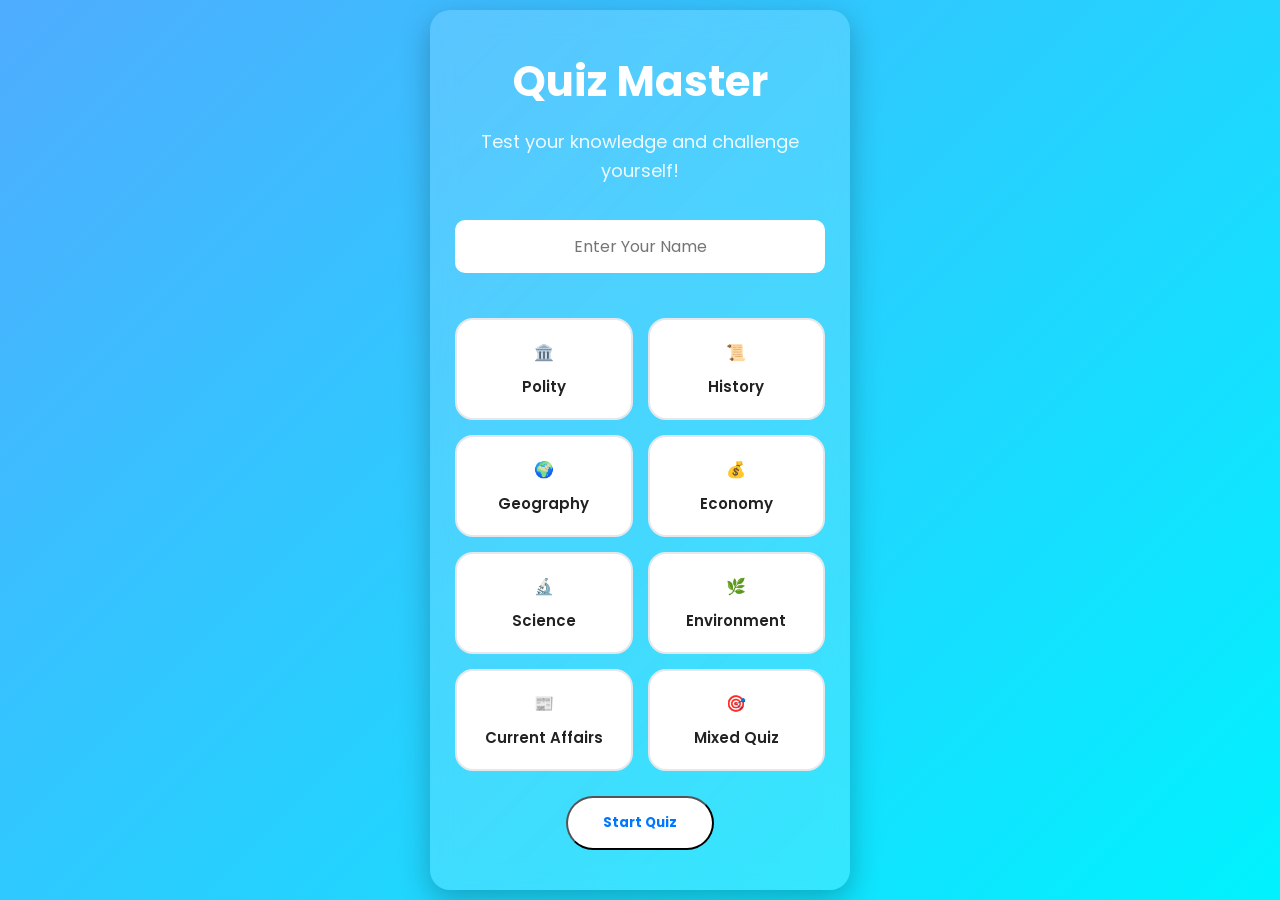
<file: index.html>
<!DOCTYPE html>
<html lang="en">
<head>
<meta charset="UTF-8">
<meta name="viewport" content="width=device-width, initial-scale=1.0">
<title>Quiz Master</title>

<link rel="stylesheet" href="style.css">

<link href="https://fonts.googleapis.com/css2?family=Poppins:wght@300;500;700&display=swap" rel="stylesheet">

</head>

<body>

<div class="container">

<h1>Quiz Master</h1>

<p class="tagline">
Test your knowledge and challenge yourself!
</p>
<input
    type="text"
    id="username"
    placeholder="Enter Your Name"
    maxlength="20">
    <div class="category-grid">

    <div class="category-card" data-category="polity">🏛️<span>Polity</span></div>

    <div class="category-card" data-category="history">📜<span>History</span></div>

    <div class="category-card" data-category="geography">🌍<span>Geography</span></div>

    <div class="category-card" data-category="economy">💰<span>Economy</span></div>

    <div class="category-card" data-category="science">🔬<span>Science</span></div>

    <div class="category-card" data-category="environment">🌿<span>Environment</span></div>

    <div class="category-card" data-category="current">📰<span>Current Affairs</span></div>

    <div class="category-card" data-category="mixed">🎯<span>Mixed Quiz</span></div>

    </div>
<button class="start-btn" onclick="startQuiz()">
    Start Quiz
</button>

</div>
<script src="index.js"></script>

</body>
</html>
</file>
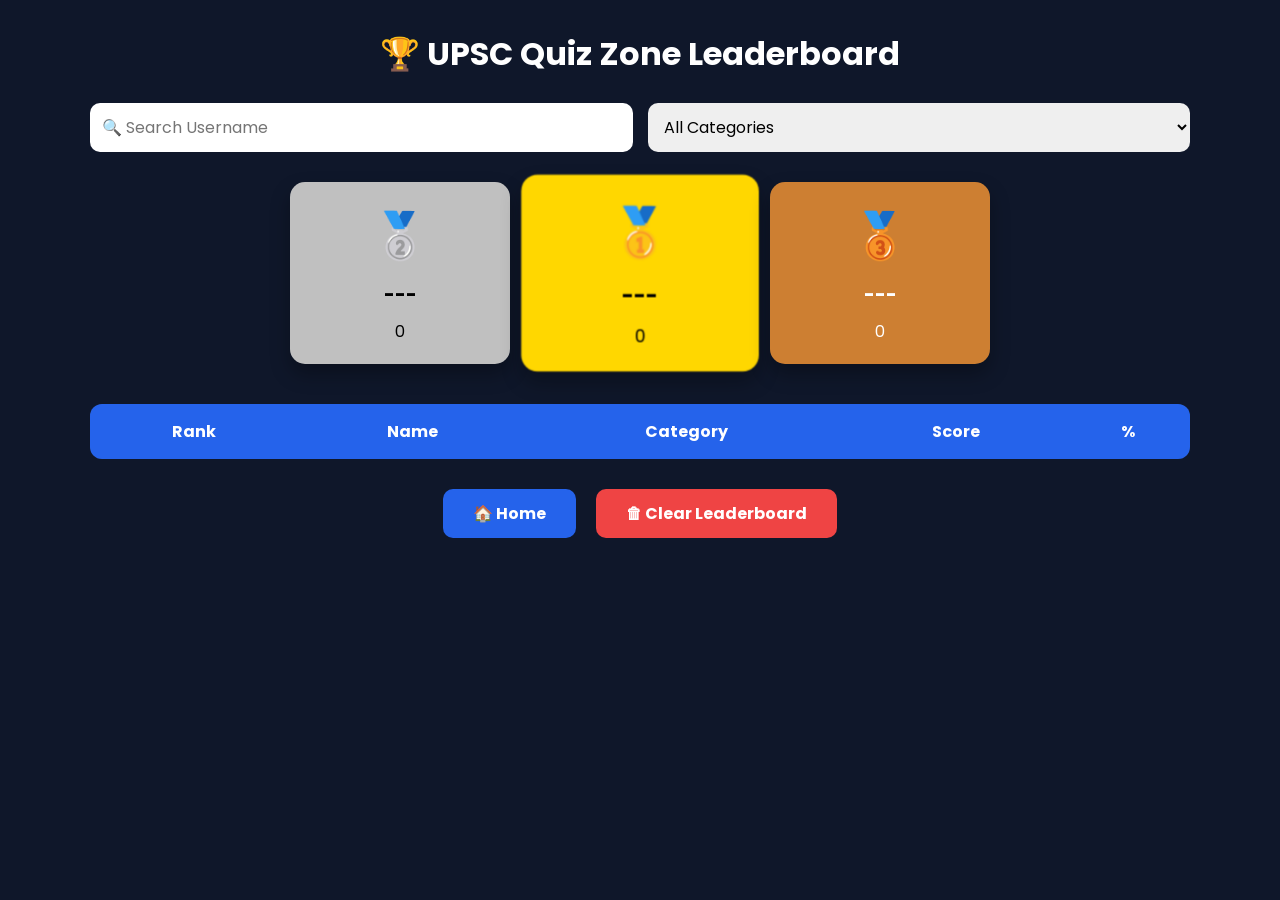
<file: leaderboard.html>
<!DOCTYPE html>
<html lang="en">
<head>
    <meta charset="UTF-8">
    <meta name="viewport" content="width=device-width, initial-scale=1.0">
    <title>Leaderboard | UPSC Quiz Zone</title>

    <link rel="stylesheet" href="leaderboard.css">
    <link href="https://fonts.googleapis.com/css2?family=Poppins:wght@300;400;500;600;700&display=swap" rel="stylesheet">
</head>
<body>

<div class="container">

    <h1>🏆 UPSC Quiz Zone Leaderboard</h1>

    <div class="top-buttons">

        <input
            type="text"
            id="search"
            placeholder="🔍 Search Username">

        <select id="filter">

            <option value="All">All Categories</option>
            <option value="polity">Polity</option>
            <option value="history">History</option>
            <option value="geography">Geography</option>
            <option value="economy">Economy</option>
            <option value="science">Science</option>
            <option value="environment">Environment</option>
            <option value="current">Current Affairs</option>
            <option value="mixed">Mixed</option>

        </select>

    </div>

    <!-- Top 3 -->

    <div class="top3">

        <div class="card silver">
            <h2>🥈</h2>
            <h3 id="second-name">---</h3>
            <p id="second-score">0</p>
        </div>

        <div class="card gold">
            <h2>🥇</h2>
            <h3 id="first-name">---</h3>
            <p id="first-score">0</p>
        </div>

        <div class="card bronze">
            <h2>🥉</h2>
            <h3 id="third-name">---</h3>
            <p id="third-score">0</p>
        </div>

    </div>

    <!-- Table -->

    <table>

        <thead>

        <tr>

            <th>Rank</th>
            <th>Name</th>
            <th>Category</th>
            <th>Score</th>
            <th>%</th>

        </tr>

        </thead>

        <tbody id="leaderboard-body">

        </tbody>

    </table>

    <div class="buttons">

        <button onclick="location.href='index.html'">
            🏠 Home
        </button>

        <button id="clearBtn">
            🗑 Clear Leaderboard
        </button>

    </div>

</div>

<script src="leaderboard.js"></script>

</body>
</html>
</file>
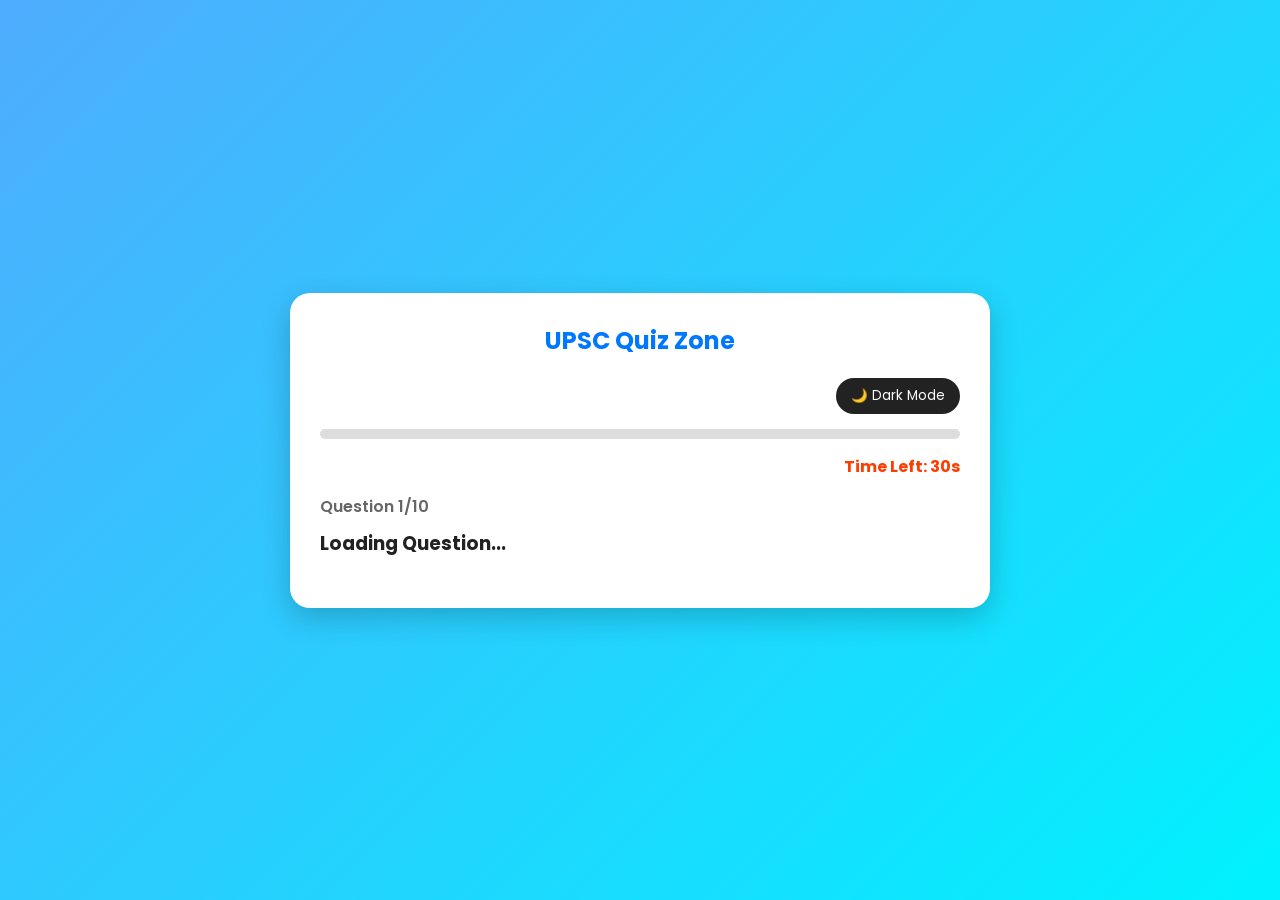
<file: quiz.html>
<!DOCTYPE html>
<html lang="en">
<head>
<meta charset="UTF-8">
<meta name="viewport" content="width=device-width, initial-scale=1.0">
<title>UPSC Quiz Zone</title>

<link rel="stylesheet" href="style.css">
<link href="https://fonts.googleapis.com/css2?family=Poppins:wght@300;400;500;600;700&display=swap" rel="stylesheet">

</head>
<body>

<div class="quiz-container">

    <h2>UPSC Quiz Zone</h2>
    <button id="theme-toggle">🌙 Dark Mode</button>
<div class="progress">
    <div id="progress-bar"></div>
</div>

<div id="timer">Time Left: 30s</div>
    <div id="question-number">Question 1/10</div>
<h3 id="welcome-user"></h3>
    <h3 id="question">
        Loading Question...
    </h3>

    <div id="answer-buttons" class="btn-grid">
    </div>

    <button id="next-btn">Next</button>

</div>

<script src="questions.js"></script>
<script src="script.js"></script>

</body>
</html>
</file>
<file: style.css>
*{
    margin:0;
    padding:0;
    box-sizing:border-box;
    font-family:'Poppins',sans-serif;
}

body{
    min-height:100vh;
    display:flex;
    justify-content:center;
    align-items:center;
    background:linear-gradient(135deg,#4facfe,#00f2fe);
}

.container{
    width:90%;
    max-width:420px;
    background:rgba(255,255,255,.15);
    backdrop-filter:blur(12px);
    -webkit-backdrop-filter:blur(12px);
    border-radius:20px;
    padding:40px 25px;
    text-align:center;
    color:#fff;
    box-shadow:0 10px 30px rgba(0,0,0,.25);
}

h1{
    font-size:42px;
    margin-bottom:15px;
}

.tagline{
    font-size:18px;
    margin-bottom:35px;
    opacity:.9;
    line-height:1.6;
}

.start-btn{
    display:inline-block;
    text-decoration:none;
    background:#fff;
    color:#0077ff;
    padding:15px 35px;
    border-radius:50px;
    font-weight:bold;
    transition:all .3s ease;
}

.start-btn:hover{
    transform:scale(1.08);
    background:#ffe66d;
    color:#000;
}

@media (max-width:480px){

    .container{
        width:95%;
        padding:30px 20px;
    }

    h1{
        font-size:32px;
    }

    .tagline{
        font-size:16px;
    }

    .start-btn{
        display:block;
        width:100%;
        padding:14px;
    }
}
/* ===== Quiz Page ===== */

.quiz-container{
    width:90%;
    max-width:700px;
    background:#fff;
    padding:30px;
    border-radius:20px;
    box-shadow:0 10px 30px rgba(0,0,0,.2);
}

.quiz-container h2{
    text-align:center;
    color:#0077ff;
    margin-bottom:20px;
}

#question-number{
    color:#666;
    margin-bottom:10px;
    font-weight:600;
}

#question{
    color:#222;
    margin-bottom:20px;
}

.btn-grid{
    display:grid;
    gap:15px;
}

.answer-btn{
    width:100%;
    padding:15px;
    border:none;
    border-radius:10px;
    background:#f1f1f1;
    cursor:pointer;
    font-size:16px;
    text-align:left;
    transition:.3s;
}

.answer-btn:hover{
    background:#dfefff;
}

#next-btn{
    display:none;
    margin:25px auto 0;
    padding:12px 35px;
    border:none;
    border-radius:8px;
    background:#0077ff;
    color:#fff;
    font-size:16px;
    cursor:pointer;
}

#next-btn:hover{
    background:#005fd1;
}
.progress{
    width:100%;
    height:10px;
    background:#ddd;
    border-radius:10px;
    overflow:hidden;
    margin:15px 0;
}

#progress-bar{
    width:0%;
    height:100%;
    background:#00c853;
    transition:.3s;
}

#timer{
    text-align:right;
    font-weight:bold;
    color:#ff3d00;
    margin-bottom:15px;
}
#theme-toggle{
    float:right;
    margin-bottom:15px;
    padding:8px 15px;
    border:none;
    border-radius:20px;
    cursor:pointer;
    background:#222;
    color:#fff;
}

body.dark{
    background:#121212;
}

body.dark .quiz-container,
body.dark .container{
    background:#1e1e1e;
    color:#fff;
}

body.dark #question,
body.dark h2,
body.dark h1,
body.dark .tagline{
    color:#fff;
}

body.dark .answer-btn{
    background:#333;
    color:#fff;
}

body.dark .answer-btn:hover{
    background:#555;
}

body.dark #next-btn{
    background:#0d6efd;
}

body.dark #progress-bar{
    background:#00e676;
}
#username{
    width:100%;
    padding:14px;
    margin-bottom:20px;
    border:none;
    border-radius:10px;
    font-size:16px;
    outline:none;
    text-align:center;
}
/* Category Grid */

.category-grid{

    display:grid;
    grid-template-columns:repeat(2,1fr);
    gap:15px;
    margin:25px 0;

}

.category-card{

    background:#fff;
    border:2px solid #E5E7EB;
    border-radius:18px;

    padding:20px;

    display:flex;
    flex-direction:column;
    align-items:center;
    justify-content:center;

    gap:10px;

    cursor:pointer;

    transition:.25s;

    color:#222;

    font-weight:600;

    font-size:16px;

}

.category-card span{

    font-size:15px;

}

.category-card:hover{

    border-color:#6D28D9;
    background:#F5F3FF;
    transform:translateY(-4px);

}

.category-card.active{

    background:#6D28D9;
    color:#fff;
    border-color:#6D28D9;

}

body.dark .category-card{

    background:#111827;
    color:#fff;
    border-color:#374151;

}

body.dark .category-card:hover{

    background:#312E81;

}

@media(max-width:600px){

    .category-grid{

        grid-template-columns:1fr;

    }

}
</file>
<file: leaderboard.css>
*{
    margin:0;
    padding:0;
    box-sizing:border-box;
    font-family:'Poppins',sans-serif;
}

body{
    background:#0f172a;
    color:#fff;
    min-height:100vh;
    padding:30px;
}

.container{
    max-width:1100px;
    margin:auto;
}

h1{
    text-align:center;
    margin-bottom:25px;
    font-size:2rem;
}

.top-buttons{
    display:flex;
    justify-content:space-between;
    gap:15px;
    flex-wrap:wrap;
    margin-bottom:30px;
}

.top-buttons input,
.top-buttons select{
    flex:1;
    min-width:220px;
    padding:12px;
    border:none;
    border-radius:10px;
    outline:none;
    font-size:16px;
}

.top3{
    display:flex;
    justify-content:center;
    align-items:flex-end;
    gap:20px;
    margin-bottom:40px;
    flex-wrap:wrap;
}

.card{
    width:220px;
    padding:20px;
    border-radius:15px;
    text-align:center;
    backdrop-filter:blur(10px);
    box-shadow:0 10px 20px rgba(0,0,0,.3);
}

.gold{
    background:#FFD700;
    color:#000;
    transform:scale(1.08);
}

.silver{
    background:#C0C0C0;
    color:#000;
}

.bronze{
    background:#CD7F32;
    color:#fff;
}

.card h2{
    font-size:45px;
}

.card h3{
    margin:10px 0;
}

table{
    width:100%;
    border-collapse:collapse;
    background:#1e293b;
    overflow:hidden;
    border-radius:12px;
}

thead{
    background:#2563eb;
}

th,td{
    padding:15px;
    text-align:center;
}

tbody tr:nth-child(even){
    background:#334155;
}

tbody tr:hover{
    background:#475569;
}

.buttons{
    margin-top:30px;
    display:flex;
    justify-content:center;
    gap:20px;
    flex-wrap:wrap;
}

.buttons button{
    padding:12px 30px;
    border:none;
    border-radius:10px;
    cursor:pointer;
    font-size:16px;
    font-weight:bold;
    transition:.3s;
}

.buttons button:hover{
    transform:translateY(-3px);
}

#clearBtn{
    background:#ef4444;
    color:white;
}

.buttons button:first-child{
    background:#2563eb;
    color:white;
}

@media(max-width:768px){

    .top3{
        flex-direction:column;
        align-items:center;
    }

    .card{
        width:100%;
        max-width:300px;
    }

    table{
        font-size:14px;
    }

    th,td{
        padding:10px;
    }

}
</file>
